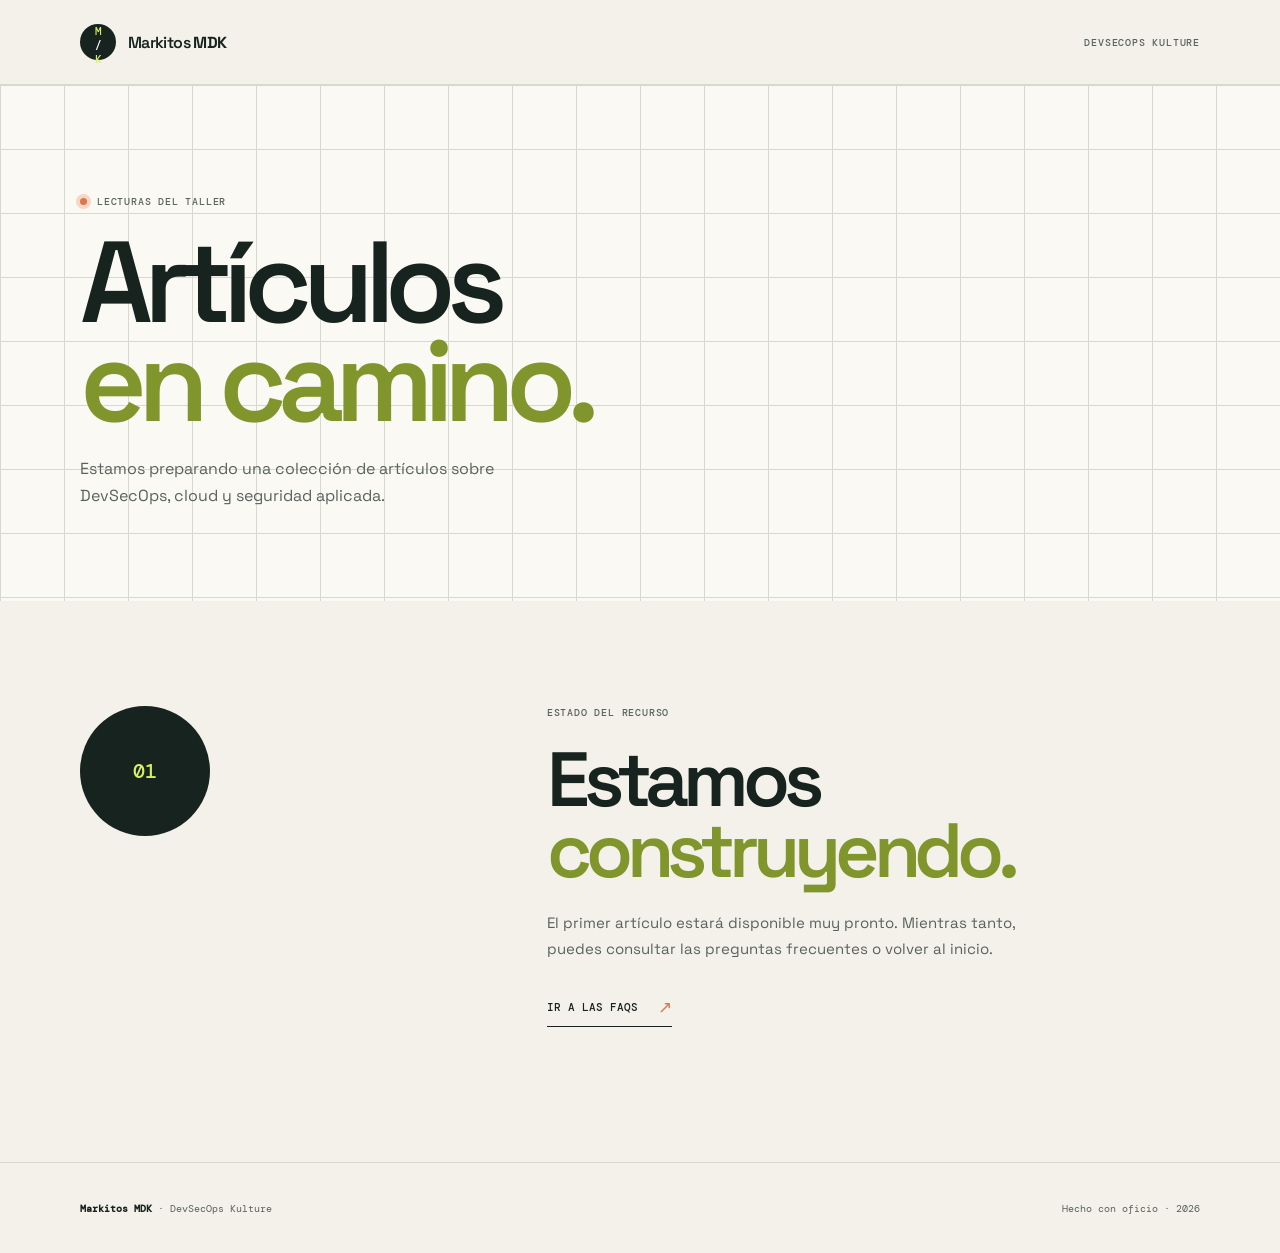
<file: articulos.html>
<!doctype html>
<html lang="es">

<head>
    <meta charset="utf-8">
    <meta name="viewport" content="width=device-width, initial-scale=1">
    <meta name="description" content="Artículos de Markitos MDK sobre DevSecOps, cloud y seguridad.">
    <title>Artículos | Markitos MDK</title>
    <link rel="preconnect" href="https://fonts.googleapis.com">
    <link rel="preconnect" href="https://fonts.gstatic.com" crossorigin>
    <link
        href="https://fonts.googleapis.com/css2?family=DM+Mono:wght@400;500&amp;family=Space+Grotesk:wght@400;500;600;700&amp;display=swap"
        rel="stylesheet">
    <link rel="stylesheet" href="css/styles.css">
</head>

<body>
    <header class="site-header">
        <div class="container header-content"><a class="brand" href="index.html" aria-label="Markitos MDK, inicio"><span
                    class="brand-symbol" aria-hidden="true">M<span>/</span>K</span><span class="brand-name">Markitos
                    <strong>MDK</strong></span></a>
            <p class="header-note">DevSecOps Kulture</p>
        </div>
    </header>
    <main>
        <section class="page-hero" aria-labelledby="page-title">
            <div class="container">
                <p class="kicker"><span class="status-dot" aria-hidden="true"></span> Lecturas del taller</p>
                <h1 id="page-title">Artículos<br><em>en camino.</em></h1>
                <p class="page-intro">Estamos preparando una colección de artículos sobre DevSecOps, cloud y seguridad
                    aplicada.</p>
            </div>
        </section>
        <section class="construction" aria-label="Página en construcción">
            <div class="container construction-inner"><span class="construction-mark" aria-hidden="true">01</span>
                <div>
                    <p class="kicker">Estado del recurso</p>
                    <h2>Estamos<br><em>construyendo.</em></h2>
                    <p>El primer artículo estará disponible muy pronto. Mientras tanto, puedes consultar las preguntas
                        frecuentes o volver al inicio.</p><a class="hero-link" href="faqs.html">Ir a las FAQs <span
                            aria-hidden="true">↗</span></a>
                </div>
            </div>
        </section>
    </main>
    <footer class="site-footer">
        <div class="container footer-content">
            <p><strong>Markitos MDK</strong> · DevSecOps Kulture</p>
            <p>Hecho con oficio <span aria-hidden="true">·</span> 2026</p>
        </div>
    </footer>
</body>

</html>
</file>
<file: css/styles.css>
:root {
    --ink: #17231f;
    --ink-soft: #59625d;
    --paper: #f3f1e9;
    --paper-bright: #faf9f4;
    --line: #d8d9ce;
    --acid: #d8ef62;
    --rust: #d8784d;
    --mono: "DM Mono", monospace;
    --display: "Space Grotesk", sans-serif;
}

* {
    box-sizing: border-box;
}

html {
    scroll-behavior: smooth;
}

body {
    margin: 0;
    color: var(--ink);
    background: var(--paper);
    font-family: var(--display);
}

a {
    color: inherit;
    text-decoration: none;
}

.container {
    width: min(1120px, calc(100% - 48px));
    margin: 0 auto;
}

.site-header {
    border-bottom: 1px solid var(--line);
}

.header-content,
.footer-content {
    display: flex;
    align-items: center;
    justify-content: space-between;
}

.header-content {
    min-height: 84px;
}

.brand {
    display: inline-flex;
    align-items: center;
    gap: 12px;
}

.brand-symbol {
    display: grid;
    width: 36px;
    height: 36px;
    place-items: center;
    color: var(--acid);
    background: var(--ink);
    border-radius: 50%;
    font: 500 11px var(--mono);
    letter-spacing: -1px;
}

.brand-symbol span {
    color: white;
}

.brand-name {
    font-size: 16px;
    font-weight: 600;
    letter-spacing: -0.04em;
}

.brand-name strong {
    font-weight: 700;
}

.header-note,
.kicker,
.card-label,
.card-number,
.hero-signature {
    font: 500 10px var(--mono);
    letter-spacing: 0.08em;
    text-transform: uppercase;
}

.header-note {
    margin: 0;
    color: var(--ink-soft);
}

.hero {
    position: relative;
    min-height: 590px;
    overflow: hidden;
    background-color: var(--paper-bright);
    background-image: linear-gradient(var(--line) 1px, transparent 1px), linear-gradient(90deg, var(--line) 1px, transparent 1px);
    background-size: 64px 64px;
}

.hero::after {
    position: absolute;
    top: -190px;
    right: 8%;
    width: 490px;
    height: 490px;
    border: 1px solid var(--line);
    border-radius: 50%;
    content: "";
}

.hero-content {
    position: relative;
    z-index: 1;
    padding-top: 128px;
    padding-bottom: 120px;
}

.kicker {
    display: flex;
    align-items: center;
    gap: 10px;
    margin: 0 0 25px;
    color: var(--ink-soft);
}

.status-dot {
    width: 7px;
    height: 7px;
    background: var(--rust);
    border-radius: 50%;
    box-shadow: 0 0 0 4px #f6d6c5;
}

h1,
h2,
h3,
p {
    margin-top: 0;
}

h1,
h2 {
    margin-bottom: 28px;
    font-weight: 600;
    letter-spacing: -0.08em;
}

h1 {
    max-width: 700px;
    margin-bottom: 34px;
    font-size: clamp(64px, 10vw, 136px);
    line-height: 0.86;
}

h1 em,
h2 em {
    color: #81952d;
    font-style: normal;
}

.hero-intro {
    max-width: 410px;
    margin-bottom: 37px;
    color: var(--ink-soft);
    font-size: 16px;
    line-height: 1.65;
}

.hero-link {
    display: inline-flex;
    align-items: center;
    gap: 20px;
    padding-bottom: 8px;
    border-bottom: 1px solid var(--ink);
    font: 500 11px var(--mono);
    text-transform: uppercase;
}

.hero-link span {
    color: var(--rust);
    font-size: 17px;
}

.hero-signature {
    position: absolute;
    right: 30px;
    bottom: 27px;
    z-index: 1;
    color: var(--ink-soft);
}

.resources {
    padding: 112px 0 130px;
}

.section-heading {
    display: grid;
    grid-template-columns: 1fr 1fr;
    align-items: end;
    margin-bottom: 62px;
}

.section-heading .kicker {
    grid-column: 1 / -1;
}

h2 {
    margin-bottom: 0;
    font-size: clamp(46px, 6vw, 78px);
    line-height: 0.92;
}

.section-heading>p:last-child {
    max-width: 270px;
    margin: 0 0 5px auto;
    color: var(--ink-soft);
    font-size: 14px;
    line-height: 1.6;
}

.resource-list {
    display: grid;
    grid-template-columns: repeat(4, 1fr);
    border-top: 1px solid var(--ink);
    border-bottom: 1px solid var(--ink);
}

.resource-card {
    position: relative;
    display: flex;
    min-height: 325px;
    flex-direction: column;
    padding: 22px 22px 24px;
    border-right: 1px solid var(--ink);
    transition: transform 180ms ease, background-color 180ms ease;
}

.resource-card:first-child {
    border-left: 1px solid var(--ink);
}

.resource-card:hover {
    transform: translateY(-8px);
}

.card-articles:hover,
.card-git:hover {
    background: var(--acid);
}

.card-faqs:hover,
.card-videos:hover {
    background: #f0c5a6;
}

.card-number,
.card-label {
    color: var(--ink-soft);
}

.card-label {
    margin-top: 72px;
}

.card-icon {
    position: absolute;
    top: 17px;
    right: 20px;
    display: grid;
    width: 41px;
    height: 41px;
    place-items: center;
    border: 1px solid var(--ink);
    border-radius: 50%;
    font: 500 16px var(--mono);
}

.resource-card h3 {
    margin: 10px 0 12px;
    font-size: 24px;
    letter-spacing: -0.06em;
}

.resource-card p {
    max-width: 200px;
    margin-bottom: 20px;
    color: var(--ink-soft);
    font-size: 13px;
    line-height: 1.55;
}

.card-arrow {
    margin-top: auto;
    font-size: 22px;
}

.page-hero {
    padding: 110px 0 92px;
    background-color: var(--paper-bright);
    background-image: linear-gradient(var(--line) 1px, transparent 1px), linear-gradient(90deg, var(--line) 1px, transparent 1px);
    background-size: 64px 64px;
}

.page-hero h1 {
    max-width: 850px;
    margin-bottom: 25px;
    font-size: clamp(58px, 9vw, 118px);
}

.page-intro {
    max-width: 480px;
    margin: 0;
    color: var(--ink-soft);
    font-size: 16px;
    line-height: 1.65;
}

.faq-content {
    padding: 90px 0 120px;
}

.faq-layout {
    display: grid;
    grid-template-columns: 0.7fr 1.3fr;
    gap: 9vw;
}

.faq-navigation {
    position: sticky;
    top: 28px;
    align-self: start;
}

.faq-navigation p {
    margin-bottom: 20px;
}

.faq-search {
    margin-bottom: 28px;
}

.faq-search label {
    display: block;
    margin-bottom: 9px;
    color: var(--ink-soft);
    font: 500 10px var(--mono);
    text-transform: uppercase;
}

.faq-search input {
    width: 100%;
    padding: 11px 0;
    border: 0;
    border-bottom: 1px solid var(--ink);
    outline: 0;
    color: var(--ink);
    background: transparent;
    font-size: 13px;
}

.faq-search input:focus {
    border-bottom-color: var(--rust);
}

.faq-navigation ul {
    margin: 0;
    padding: 0;
    list-style: none;
}

.faq-navigation li {
    border-top: 1px solid var(--line);
}

.faq-navigation li:last-child {
    border-bottom: 1px solid var(--line);
}

.faq-navigation a {
    display: block;
    padding: 14px 0;
    font-size: 14px;
}

.faq-navigation a:hover {
    color: #81952d;
}

.faq-group+.faq-group {
    margin-top: 76px;
}

.faq-group h2 {
    margin-bottom: 25px;
    font-size: 36px;
}

.faq-list {
    border-top: 1px solid var(--ink);
}

.faq-list details {
    border-bottom: 1px solid var(--ink);
}

.faq-list summary {
    display: grid;
    grid-template-columns: 42px 1fr 22px;
    gap: 12px;
    align-items: center;
    padding: 22px 0;
    cursor: pointer;
    list-style: none;
    font-size: 17px;
    font-weight: 600;
    letter-spacing: -0.04em;
}

.faq-list summary::-webkit-details-marker {
    display: none;
}

.faq-list summary::after {
    color: var(--rust);
    content: "+";
    font: 20px var(--mono);
    text-align: right;
}

.faq-list details[open] summary::after {
    content: "−";
}

.faq-list summary span {
    color: var(--ink-soft);
    font: 10px var(--mono);
}

.faq-list details p {
    max-width: 610px;
    margin: 0 34px 24px 54px;
    color: var(--ink-soft);
    font-size: 14px;
    line-height: 1.7;
}

.faq-list details .faq-tags {
    display: flex;
    flex-wrap: wrap;
    gap: 7px;
    margin-top: 0;
    margin-bottom: 24px;
}

.faq-tags span {
    padding: 5px 8px;
    color: var(--ink-soft);
    background: #e4e4d8;
    font: 9px var(--mono);
    text-transform: uppercase;
}

.faq-empty {
    margin-top: 30px;
    color: var(--ink-soft);
    font: 12px var(--mono);
}

.page-footer-link {
    display: inline-block;
    margin-top: 50px;
}

.construction {
    padding: 105px 0 135px;
}

.construction-inner {
    display: grid;
    grid-template-columns: 0.7fr 1.3fr;
    gap: 9vw;
    align-items: start;
}

.construction-mark {
    display: grid;
    width: 130px;
    height: 130px;
    place-items: center;
    color: var(--acid);
    background: var(--ink);
    border-radius: 50%;
    font: 500 20px var(--mono);
}

.construction h2 {
    margin-bottom: 25px;
    font-size: clamp(46px, 6vw, 78px);
}

.construction p:not(.kicker) {
    max-width: 470px;
    margin-bottom: 0;
    color: var(--ink-soft);
    font-size: 15px;
    line-height: 1.7;
}

.construction .hero-link {
    margin-top: 35px;
}

.repositories {
    padding: 100px 0 130px;
}

.repository-heading {
    display: flex;
    align-items: end;
    justify-content: space-between;
    gap: 40px;
    margin-bottom: 58px;
}

.repository-heading h2 {
    margin: 0;
    font-size: clamp(46px, 6vw, 78px);
}

.repository-heading .hero-link {
    margin-bottom: 7px;
}

.repository-grid {
    display: grid;
    grid-template-columns: repeat(3, 1fr);
    border-top: 1px solid var(--ink);
    border-left: 1px solid var(--ink);
}

.repository-card {
    min-height: 255px;
    padding: 22px;
    border-right: 1px solid var(--ink);
    border-bottom: 1px solid var(--ink);
    transition: background-color 180ms ease, transform 180ms ease;
}

.repository-card:hover {
    background: var(--acid);
    transform: translateY(-5px);
}

.repository-top {
    display: flex;
    align-items: center;
    justify-content: space-between;
    margin-bottom: 48px;
}

.repository-number {
    color: var(--ink-soft);
    font: 500 10px var(--mono);
}

.repository-language {
    padding: 5px 7px;
    color: var(--ink-soft);
    background: #e3e3d7;
    font: 9px var(--mono);
    text-transform: uppercase;
}

.repository-card h3 {
    max-width: 270px;
    margin: 0 0 12px;
    font-size: 21px;
    line-height: 1.05;
    letter-spacing: -0.06em;
    overflow-wrap: anywhere;
}

.repository-card p {
    min-height: 42px;
    margin: 0 0 22px;
    color: var(--ink-soft);
    font-size: 13px;
    line-height: 1.5;
}

.repository-card a {
    font: 500 10px var(--mono);
    text-transform: uppercase;
}

.repository-card a span {
    margin-left: 6px;
    color: var(--rust);
    font-size: 15px;
}

.site-footer {
    border-top: 1px solid var(--line);
}

.footer-content {
    min-height: 90px;
    color: var(--ink-soft);
    font: 10px var(--mono);
}

.footer-content p {
    margin: 0;
}

.footer-content strong {
    color: var(--ink);
}

@media (max-width: 820px) {
    .resource-list {
        grid-template-columns: repeat(2, 1fr);
    }

    .resource-card:nth-child(2) {
        border-right: 0;
    }

    .resource-card:nth-child(n + 3) {
        border-top: 1px solid var(--ink);
    }
}

@media (max-width: 560px) {
    .container {
        width: min(100% - 36px, 1120px);
    }

    .header-content {
        min-height: 72px;
    }

    .header-note {
        display: none;
    }

    .hero {
        min-height: 540px;
    }

    .hero-content {
        padding-top: 92px;
    }

    h1 {
        font-size: clamp(58px, 17vw, 85px);
    }

    .hero::after {
        top: 55%;
        right: -30%;
        width: 330px;
        height: 330px;
    }

    .resources {
        padding: 80px 0 90px;
    }

    .page-hero {
        padding: 80px 0 70px;
    }

    .faq-content {
        padding: 65px 0 85px;
    }

    .construction {
        padding: 70px 0 90px;
    }

    .repositories {
        padding: 70px 0 90px;
    }

    .repository-heading {
        display: block;
        margin-bottom: 42px;
    }

    .repository-heading .hero-link {
        margin-top: 28px;
    }

    .repository-grid {
        grid-template-columns: 1fr;
    }

    .construction-inner {
        display: block;
    }

    .construction-mark {
        width: 85px;
        height: 85px;
        margin-bottom: 55px;
        font-size: 14px;
    }

    .faq-layout {
        display: block;
    }

    .faq-navigation {
        position: static;
        margin-bottom: 65px;
    }

    .faq-group+.faq-group {
        margin-top: 55px;
    }

    .faq-group h2 {
        font-size: 31px;
    }

    .faq-list summary {
        grid-template-columns: 30px 1fr 18px;
        font-size: 15px;
    }

    .faq-list details p {
        margin-left: 42px;
    }

    .section-heading {
        display: block;
        margin-bottom: 42px;
    }

    .section-heading>p:last-child {
        margin: 28px 0 0;
    }

    .resource-list {
        grid-template-columns: 1fr;
    }

    .resource-card,
    .resource-card:nth-child(2) {
        min-height: 270px;
        border-right: 1px solid var(--ink);
        border-left: 1px solid var(--ink);
    }

    .resource-card+.resource-card {
        border-top: 1px solid var(--ink);
    }

    .footer-content {
        align-items: flex-start;
        flex-direction: column;
        justify-content: center;
        gap: 9px;
        padding: 23px 0;
    }
}
</file>
